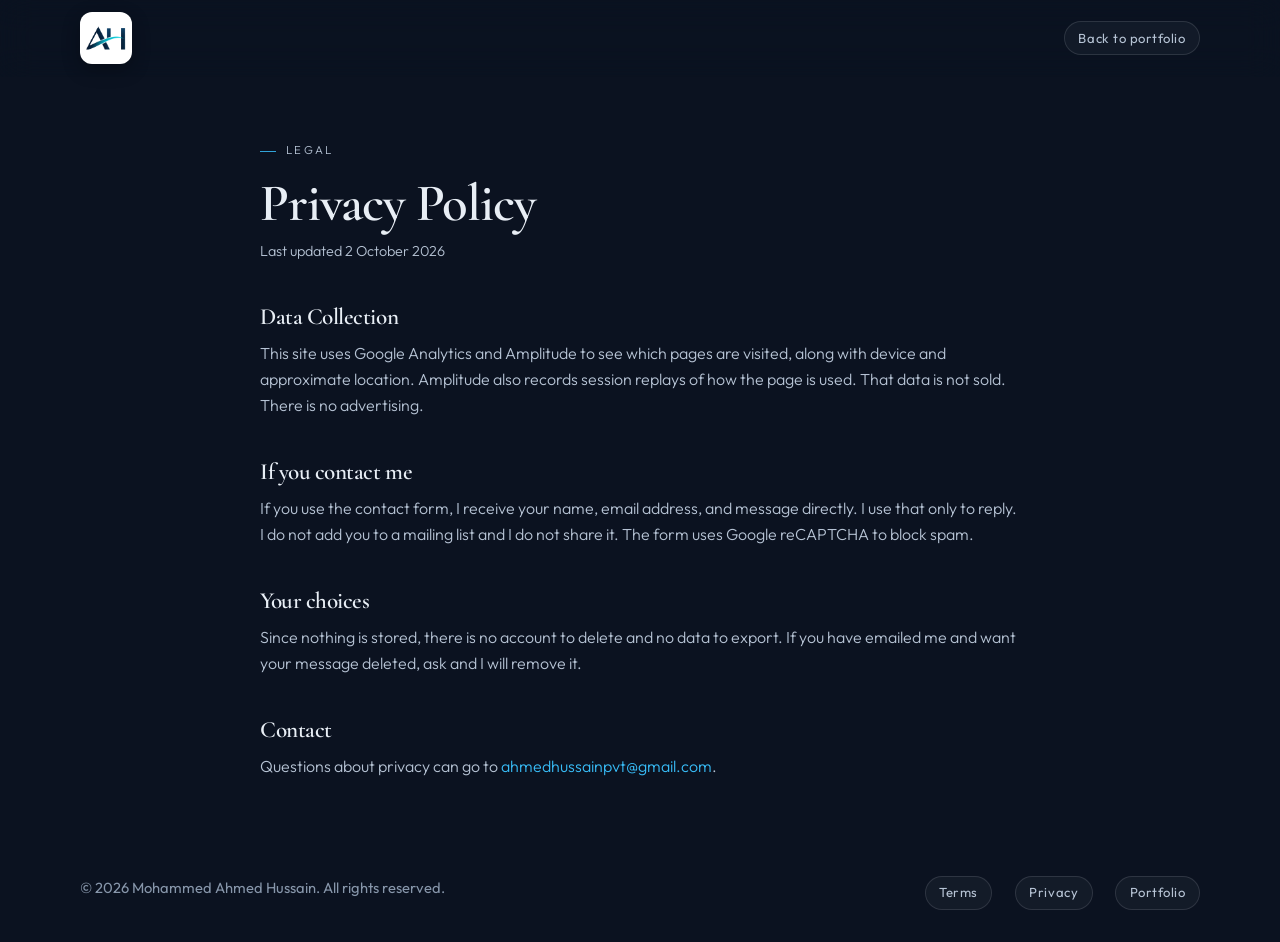
<file: privacy.html>
<!doctype html>
<html lang="en">
  <head>
    <!-- Google tag (gtag.js) -->
    <script async src="https://www.googletagmanager.com/gtag/js?id=G-C78PBK8JJK"></script>
    <script>
      window.dataLayer = window.dataLayer || [];
      function gtag(){dataLayer.push(arguments);}
      gtag('js', new Date());

      gtag('config', 'G-C78PBK8JJK');
    </script>
    <meta charset="utf-8" />
    <meta name="viewport" content="width=device-width, initial-scale=1" />
    <meta name="theme-color" content="#0b1220" />
    <title>Privacy Policy | Ahmed Hussain</title>
    <meta
      name="description"
      content="Privacy policy for ahmedhussain.in. Google Analytics and Amplitude measure site use, including session replay. The contact form is used only to reply."
    />
    <meta name="robots" content="index, follow" />
    <link rel="canonical" href="https://ahmedhussain.in/privacy" />
    <link rel="preconnect" href="https://fonts.googleapis.com" />
    <link rel="preconnect" href="https://fonts.gstatic.com" crossorigin />
    <link
      href="https://fonts.googleapis.com/css2?family=Cormorant+Garamond:ital,wght@0,500;0,600;0,700;1,500&family=Outfit:wght@300;400;500;600&display=swap"
      rel="stylesheet"
    />
    <link rel="icon" type="image/png" href="/assets/favicon.png?v=2" />
    <link rel="stylesheet" href="/styles.css?v=20260916m" />
    <script>
      if (/\/privacy\.html$/i.test(location.pathname)) {
        history.replaceState(null, "", "/privacy" + (location.search || ""));
      }
    </script>
    <script src="https://cdn.amplitude.com/script/274fb630382921c242c2f06b17bbec72.js"></script>
    <script>
      window.amplitude.add(window.sessionReplay.plugin({sampleRate: 1}));
      window.amplitude.init("274fb630382921c242c2f06b17bbec72", {
        fetchRemoteConfig: true,
        autocapture: true,
      });
    </script>
  </head>
  <body class="legal-page">
    <header class="site-header">
      <div class="nav-wrap">
        <a class="logo" href="/" aria-label="Ahmed Hussain home">
          <img src="/assets/logo.png" alt="AH logo" width="52" height="52" />
        </a>
        <a class="footer-link" href="/">Back to portfolio</a>
      </div>
    </header>

    <main class="legal" id="main">
      <p class="eyebrow">Legal</p>
      <h1>Privacy Policy</h1>
      <p class="legal-updated">Last updated 2 October 2026</p>

      <h2>Data Collection</h2>
      <p>
        This site uses Google Analytics and Amplitude to see which pages are
        visited, along with device and approximate location. Amplitude also
        records session replays of how the page is used. That data is not sold.
        There is no advertising.
      </p>

      <h2>If you contact me</h2>
      <p>
        If you use the contact form, I receive your name, email address, and
        message directly. I use that only to reply. I do not add you to a
        mailing list and I do not share it. The form uses Google reCAPTCHA
        to block spam.
      </p>

      <h2>Your choices</h2>
      <p>
        Since nothing is stored, there is no account to delete and no data to
        export. If you have emailed me and want your message deleted, ask and
        I will remove it.
      </p>

      <h2>Contact</h2>
      <p>
        Questions about privacy can go to
        <a href="mailto:ahmedhussainpvt@gmail.com">ahmedhussainpvt@gmail.com</a>.
      </p>
    </main>

    <footer class="site-footer">
      <p>© <span id="year">2026</span> Mohammed Ahmed Hussain. All rights reserved.</p>
      <div class="footer-links">
        <a class="footer-link" href="/terms">Terms</a>
        <a class="footer-link" href="/privacy">Privacy</a>
        <a class="footer-link" href="/">Portfolio</a>
      </div>
    </footer>

    <script>
      document.getElementById("year").textContent = new Date().getFullYear();
    </script>
  </body>
</html>
</file>
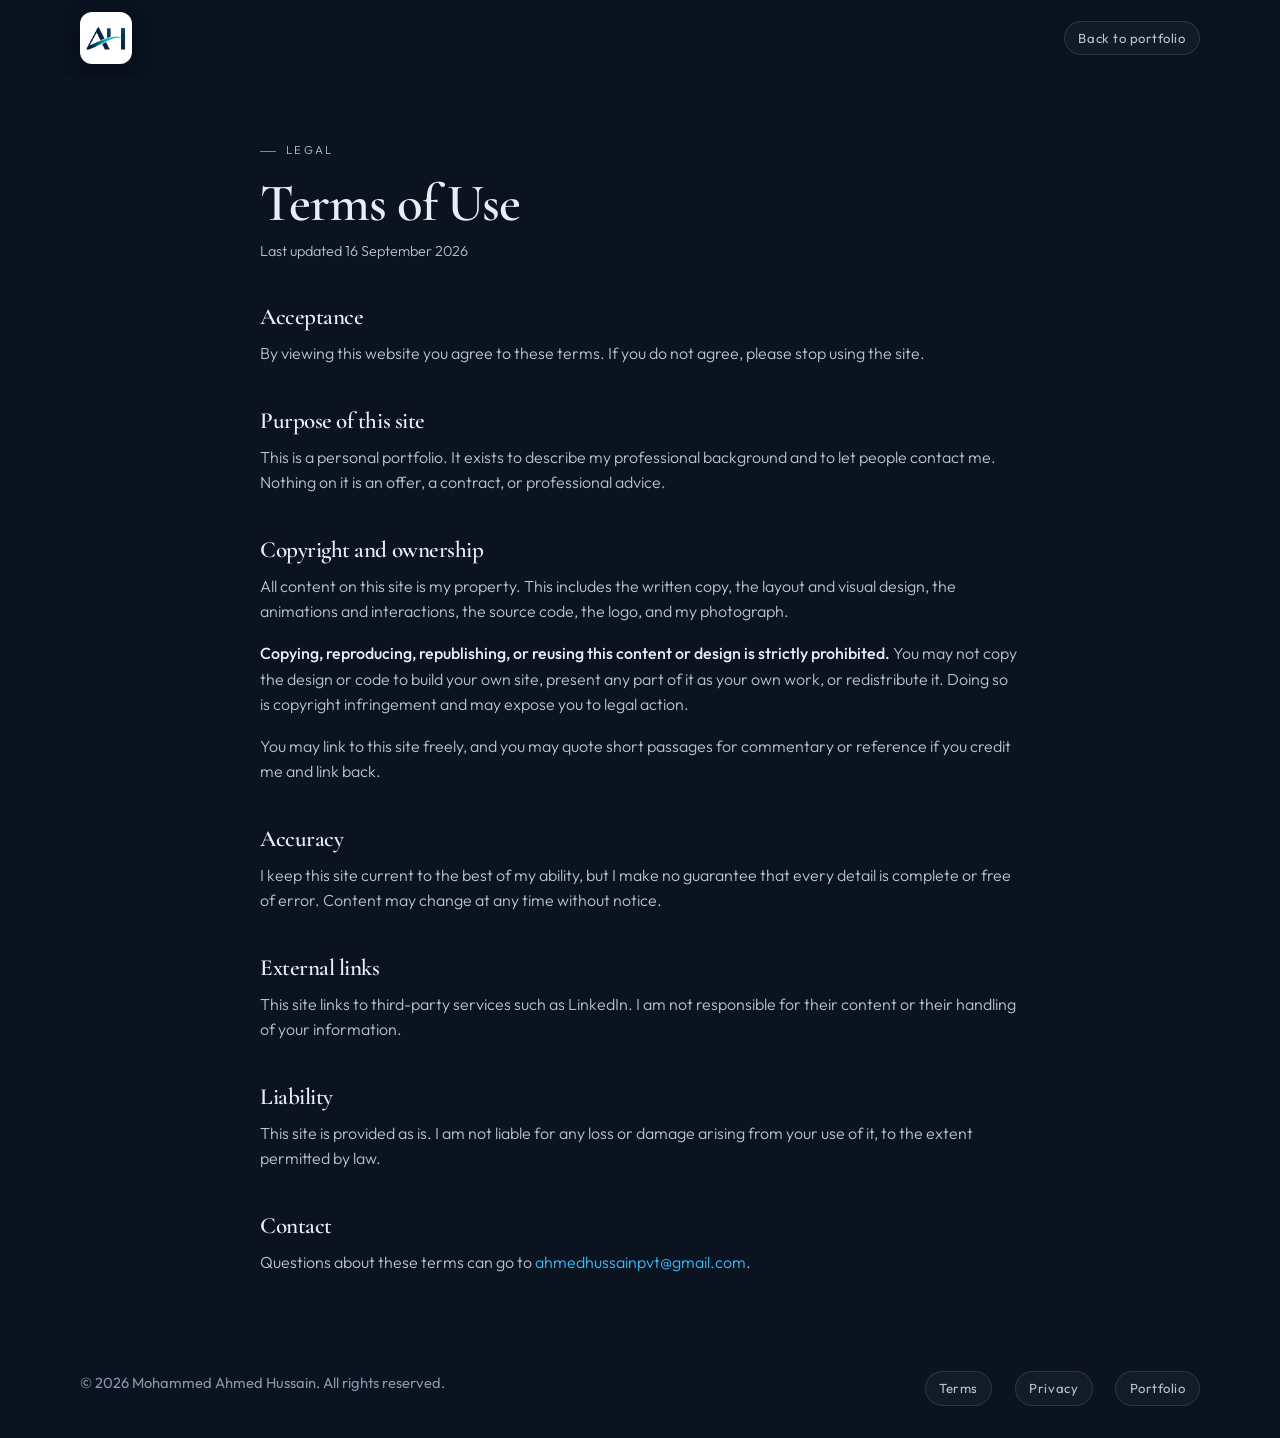
<file: terms.html>
<!doctype html>
<html lang="en">
  <head>
    <!-- Google tag (gtag.js) -->
    <script async src="https://www.googletagmanager.com/gtag/js?id=G-C78PBK8JJK"></script>
    <script>
      window.dataLayer = window.dataLayer || [];
      function gtag(){dataLayer.push(arguments);}
      gtag('js', new Date());

      gtag('config', 'G-C78PBK8JJK');
    </script>
    <meta charset="utf-8" />
    <meta name="viewport" content="width=device-width, initial-scale=1" />
    <meta name="theme-color" content="#0b1220" />
    <title>Terms of Use | Ahmed Hussain</title>
    <meta
      name="description"
      content="Terms of use for ahmedhussain.in, covering permitted use and copyright in the site's content and design."
    />
    <meta name="robots" content="index, follow" />
    <link rel="canonical" href="https://ahmedhussain.in/terms" />
    <link rel="preconnect" href="https://fonts.googleapis.com" />
    <link rel="preconnect" href="https://fonts.gstatic.com" crossorigin />
    <link
      href="https://fonts.googleapis.com/css2?family=Cormorant+Garamond:ital,wght@0,500;0,600;0,700;1,500&family=Outfit:wght@300;400;500;600&display=swap"
      rel="stylesheet"
    />
    <link rel="icon" type="image/png" href="/assets/favicon.png?v=2" />
    <link rel="stylesheet" href="/styles.css?v=20260916m" />
    <script>
      if (/\/terms\.html$/i.test(location.pathname)) {
        history.replaceState(null, "", "/terms" + (location.search || ""));
      }
    </script>
    <script src="https://cdn.amplitude.com/script/274fb630382921c242c2f06b17bbec72.js"></script>
    <script>
      window.amplitude.add(window.sessionReplay.plugin({sampleRate: 1}));
      window.amplitude.init("274fb630382921c242c2f06b17bbec72", {
        fetchRemoteConfig: true,
        autocapture: true,
      });
    </script>
  </head>
  <body class="legal-page">
    <header class="site-header">
      <div class="nav-wrap">
        <a class="logo" href="/" aria-label="Ahmed Hussain home">
          <img src="/assets/logo.png" alt="AH logo" width="52" height="52" />
        </a>
        <a class="footer-link" href="/">Back to portfolio</a>
      </div>
    </header>

    <main class="legal" id="main">
      <p class="eyebrow">Legal</p>
      <h1>Terms of Use</h1>
      <p class="legal-updated">Last updated 16 September 2026</p>

      <h2>Acceptance</h2>
      <p>
        By viewing this website you agree to these terms. If you do not agree,
        please stop using the site.
      </p>

      <h2>Purpose of this site</h2>
      <p>
        This is a personal portfolio. It exists to describe my professional
        background and to let people contact me. Nothing on it is an offer,
        a contract, or professional advice.
      </p>

      <h2>Copyright and ownership</h2>
      <p>
        All content on this site is my property. This includes the written
        copy, the layout and visual design, the animations and interactions,
        the source code, the logo, and my photograph.
      </p>
      <p>
        <strong>
          Copying, reproducing, republishing, or reusing this content or design
          is strictly prohibited.
        </strong>
        You may not copy the design or code to build your own site, present any
        part of it as your own work, or redistribute it. Doing so is copyright
        infringement and may expose you to legal action.
      </p>
      <p>
        You may link to this site freely, and you may quote short passages for
        commentary or reference if you credit me and link back.
      </p>

      <h2>Accuracy</h2>
      <p>
        I keep this site current to the best of my ability, but I make no
        guarantee that every detail is complete or free of error. Content may
        change at any time without notice.
      </p>

      <h2>External links</h2>
      <p>
        This site links to third-party services such as LinkedIn. I am not
        responsible for their content or their handling of your information.
      </p>

      <h2>Liability</h2>
      <p>
        This site is provided as is. I am not liable for any loss or damage
        arising from your use of it, to the extent permitted by law.
      </p>

      <h2>Contact</h2>
      <p>
        Questions about these terms can go to
        <a href="mailto:ahmedhussainpvt@gmail.com">ahmedhussainpvt@gmail.com</a>.
      </p>
    </main>

    <footer class="site-footer">
      <p>© <span id="year">2026</span> Mohammed Ahmed Hussain. All rights reserved.</p>
      <div class="footer-links">
        <a class="footer-link" href="/terms">Terms</a>
        <a class="footer-link" href="/privacy">Privacy</a>
        <a class="footer-link" href="/">Portfolio</a>
      </div>
    </footer>

    <script>
      document.getElementById("year").textContent = new Date().getFullYear();
    </script>
  </body>
</html>
</file>
<file: styles.css>
:root {
  --bg: #0b1220;
  --bg-deep: #151d2e;
  --ink: #e8eef5;
  --ink-soft: #b6c3d4;
  --muted: #8796aa;
  --line: rgba(232, 238, 245, 0.12);
  --teal: #38bdf8;
  --teal-deep: #7dd3fc;
  --amber: #67e8f9;
  --amber-soft: #164e63;
  --teal-rgb: 56, 189, 248;
  --amber-rgb: 103, 232, 249;
  --ink-rgb: 232, 238, 245;
  --aurora-1: #16324a;
  --aurora-2: #1a2740;
  --aurora-3: #122033;
  --white: #0f172a;
  --shadow: 0 24px 60px rgba(0, 0, 0, 0.35);
  --shadow-lift: 0 26px 54px rgba(0, 0, 0, 0.45);
  --radius: 28px;
  --max: 1120px;
  --ease: cubic-bezier(0.22, 0.68, 0.3, 1);
}

*,
*::before,
*::after {
  box-sizing: border-box;
}

html {
  scroll-behavior: smooth;
  scroll-padding-top: 88px;
}

html.lenis,
html.lenis body {
  height: auto;
}

html.lenis {
  scroll-behavior: auto;
}

body {
  margin: 0;
  position: relative;
  font-family: "Outfit", system-ui, sans-serif;
  color: var(--ink);
  background: var(--bg);
  line-height: 1.6;
  overflow-x: hidden;
}

img {
  max-width: 100%;
  display: block;
}

a {
  color: inherit;
  text-decoration: none;
}

h1,
h2,
h3 {
  font-family: "Cormorant Garamond", Georgia, serif;
  font-weight: 600;
  line-height: 1.08;
  letter-spacing: -0.02em;
  margin: 0;
}

p,
ul,
ol {
  margin: 0;
}

.sr-only {
  position: absolute;
  width: 1px;
  height: 1px;
  padding: 0;
  margin: -1px;
  overflow: hidden;
  clip: rect(0, 0, 0, 0);
  white-space: nowrap;
  border: 0;
}

.skip-link {
  position: absolute;
  left: 1rem;
  top: -4rem;
  background: var(--ink);
  color: var(--bg);
  padding: 0.6rem 1rem;
  z-index: 60;
}

.skip-link:focus {
  top: 1rem;
}

/* ---------- intro curtain ---------- */

.intro {
  position: fixed;
  inset: 0;
  z-index: 100;
  display: grid;
  place-items: center;
  background: var(--bg);
  pointer-events: none;
  animation: intro-out 0.7s var(--ease) 0.5s forwards;
}

.intro-mark {
  display: block;
  width: 64px;
  height: 64px;
  border-radius: 18px;
  overflow: hidden;
  box-shadow: 0 18px 40px rgba(var(--ink-rgb), 0.18);
  animation: intro-mark 1.15s var(--ease) both;
}

.intro-mark img {
  width: 100%;
  height: 100%;
  object-fit: cover;
}

@keyframes intro-out {
  to {
    opacity: 0;
    visibility: hidden;
  }
}

@keyframes intro-mark {
  0% {
    opacity: 0;
    transform: scale(0.8);
  }
  45% {
    opacity: 1;
    transform: scale(1);
  }
  100% {
    opacity: 0;
    transform: scale(1.08);
  }
}

/* ---------- ambient background ---------- */

.fx-canvas {
  position: fixed;
  inset: 0;
  pointer-events: none;
}

.fx-back {
  z-index: -1;
}

.fx-front {
  z-index: 55;
}

.aurora {
  position: fixed;
  inset: 0;
  z-index: -2;
  overflow: hidden;
  pointer-events: none;
  transform: translate3d(0, var(--aurora-y, 0px), 0);
  will-change: transform;
}

.blob {
  position: absolute;
  border-radius: 50%;
  filter: blur(70px);
  opacity: 0.55;
}

.blob-1 {
  width: 46vw;
  height: 46vw;
  top: -12vw;
  right: -8vw;
  background: radial-gradient(circle, var(--aurora-1) 0%, transparent 70%);
  animation: drift-1 22s ease-in-out infinite;
}

.blob-2 {
  width: 40vw;
  height: 40vw;
  top: 38vh;
  left: -12vw;
  background: radial-gradient(circle, var(--aurora-2) 0%, transparent 70%);
  animation: drift-2 27s ease-in-out infinite;
}

.blob-3 {
  width: 34vw;
  height: 34vw;
  bottom: -10vw;
  right: 12vw;
  background: radial-gradient(circle, var(--aurora-3) 0%, transparent 70%);
  animation: drift-3 31s ease-in-out infinite;
}

@keyframes drift-1 {
  50% {
    transform: translate3d(-4vw, 4vh, 0) scale(1.08);
  }
}

@keyframes drift-2 {
  50% {
    transform: translate3d(5vw, -5vh, 0) scale(1.12);
  }
}

@keyframes drift-3 {
  50% {
    transform: translate3d(-3vw, -4vh, 0) scale(1.06);
  }
}

/* Outline shapes parked in the page margins. The layer spans the document so
   they scroll past with the content, and clips so they can never widen it. */
.decor-layer {
  position: absolute;
  inset: 0;
  z-index: -1;
  overflow: hidden;
  pointer-events: none;
}

.deco {
  position: absolute;
  pointer-events: none;
  opacity: 0.5;
}

.deco-ring-1,
.deco-ring-2 {
  border: 1px solid rgba(var(--teal-rgb), 0.22);
  border-radius: 50%;
}

.deco-ring-1 {
  width: 190px;
  height: 190px;
  top: 14%;
  right: -60px;
  animation: deco-float-a 26s ease-in-out infinite;
}

.deco-ring-2 {
  width: 110px;
  height: 110px;
  top: 41%;
  left: -34px;
  animation: deco-float-b 31s ease-in-out infinite;
}

.deco-square {
  width: 120px;
  height: 120px;
  top: 63%;
  right: 3vw;
  border: 1px solid rgba(var(--amber-rgb), 0.16);
  border-radius: 28px;
  animation: deco-spin 44s linear infinite;
}

/* a thin plus mark, drawn from two crossed gradients */
.deco-cross {
  width: 46px;
  height: 46px;
  top: 84%;
  left: 5vw;
  background: linear-gradient(rgba(var(--teal-rgb), 0.3), rgba(var(--teal-rgb), 0.3))
      center / 1px 100% no-repeat,
    linear-gradient(rgba(var(--teal-rgb), 0.3), rgba(var(--teal-rgb), 0.3)) center /
      100% 1px no-repeat;
  animation: deco-float-b 19s ease-in-out infinite;
}

@keyframes deco-float-a {
  50% {
    transform: translate3d(-24px, 30px, 0) rotate(8deg);
  }
}

@keyframes deco-float-b {
  50% {
    transform: translate3d(20px, -26px, 0) rotate(-10deg);
  }
}

@keyframes deco-spin {
  to {
    transform: rotate(360deg);
  }
}

.grain {
  pointer-events: none;
  position: fixed;
  inset: 0;
  z-index: -1;
  opacity: 0.08;
  background-image: url("data:image/svg+xml,%3Csvg xmlns='http://www.w3.org/2000/svg' width='180' height='180'%3E%3Cfilter id='n'%3E%3CfeTurbulence type='fractalNoise' baseFrequency='.85' numOctaves='2' stitchTiles='stitch'/%3E%3C/filter%3E%3Crect width='180' height='180' filter='url(%23n)' opacity='.55'/%3E%3C/svg%3E");
}

.cursor-glow {
  position: fixed;
  top: 0;
  left: 0;
  width: 420px;
  height: 420px;
  margin: -210px 0 0 -210px;
  border-radius: 50%;
  pointer-events: none;
  z-index: 0;
  opacity: 0;
  background: radial-gradient(circle, rgba(var(--teal-rgb), 0.1) 0%, transparent 65%);
  transition: opacity 0.5s ease;
  will-change: transform;
}

.cursor-glow.is-on {
  opacity: 1;
}

/* warms up over anything interactive */
.cursor-glow.is-hot {
  background: radial-gradient(circle, rgba(var(--amber-rgb), 0.15) 0%, transparent 62%);
}

.scroll-progress {
  position: fixed;
  top: 0;
  left: 0;
  right: 0;
  height: 3px;
  z-index: 50;
  background: transparent;
}

.scroll-progress span {
  display: block;
  height: 100%;
  width: 0;
  background: linear-gradient(90deg, var(--teal), var(--amber));
  box-shadow: 0 0 12px rgba(var(--teal-rgb), 0.4);
}

/* Section jump: soft one-shot wash. No looping FX. */
.travel {
  position: fixed;
  inset: 0;
  z-index: 52;
  pointer-events: none;
  opacity: 0;
  visibility: hidden;
  overflow: hidden;
  background: transparent;
  transition: opacity 0.22s ease, visibility 0.22s ease;
}

html.is-traveling .travel {
  opacity: 1;
  visibility: visible;
  pointer-events: auto;
}

html.is-arriving .travel {
  opacity: 0;
  transition: opacity 0.28s ease;
}

.travel-wash {
  position: absolute;
  inset: 0;
  background: color-mix(in srgb, var(--bg) 78%, transparent);
  backdrop-filter: blur(10px) saturate(1.05);
  -webkit-backdrop-filter: blur(10px) saturate(1.05);
  pointer-events: none;
}

.travel-hud {
  position: absolute;
  left: 50%;
  top: 46%;
  transform: translate(-50%, -50%);
  display: grid;
  justify-items: center;
  gap: 0.35rem;
  width: min(480px, 86vw);
  text-align: center;
  pointer-events: none;
}

.travel-kicker {
  margin: 0;
  font-size: 0.72rem;
  font-weight: 600;
  letter-spacing: 0.28em;
  text-transform: uppercase;
  color: var(--teal);
}

.travel-label {
  margin: 0;
  font-family: "Cormorant Garamond", Georgia, serif;
  font-size: clamp(1.9rem, 5vw, 3.2rem);
  font-weight: 600;
  letter-spacing: -0.03em;
  line-height: 1.05;
  color: var(--ink);
}

html.is-traveling .travel-kicker {
  animation: travel-kicker-in 0.32s var(--ease) both;
}

html.is-traveling .travel-label {
  animation: travel-title-in 0.38s var(--ease) 0.04s both;
}

html.is-arriving .travel-kicker,
html.is-arriving .travel-label {
  animation: none;
  opacity: 0;
  transition: opacity 0.2s ease;
}

@keyframes travel-kicker-in {
  from {
    opacity: 0;
    transform: translateY(6px);
  }
  to {
    opacity: 1;
    transform: none;
  }
}

@keyframes travel-title-in {
  from {
    opacity: 0;
    transform: translateY(10px);
  }
  to {
    opacity: 1;
    transform: none;
  }
}

html.is-traveling main,
html.is-traveling .site-header {
  filter: none;
}

.site-header,
main,
.site-footer {
  position: relative;
  z-index: 1;
}

/* ---------- header ---------- */

.site-header {
  position: sticky;
  top: 0;
  z-index: 40;
  backdrop-filter: blur(16px);
  background: color-mix(in srgb, var(--bg) 72%, transparent);
  border-bottom: 1px solid transparent;
  transition: border-color 0.3s ease, background 0.3s ease,
    box-shadow 0.3s ease;
}

.site-header.scrolled {
  border-bottom-color: var(--line);
  background: color-mix(in srgb, var(--bg) 94%, transparent);
  box-shadow: 0 10px 30px rgba(var(--ink-rgb), 0.06);
}

.nav-wrap {
  width: min(var(--max), calc(100% - 2.5rem));
  margin: 0 auto;
  display: flex;
  align-items: center;
  justify-content: space-between;
  min-height: 76px;
  transition: min-height 0.3s ease;
}

.site-header.scrolled .nav-wrap {
  min-height: 66px;
}

.logo {
  display: inline-flex;
  align-items: center;
  line-height: 0;
  border-radius: 12px;
  overflow: hidden;
  background: #fff;
  box-shadow: 0 6px 18px rgba(0, 0, 0, 0.28);
  transition: transform 0.35s var(--ease), box-shadow 0.35s ease;
}

.logo img {
  width: 52px;
  height: 52px;
  display: block;
  object-fit: cover;
  transition: transform 0.4s var(--ease);
}

.logo:hover,
.logo:focus-visible {
  transform: translateY(-2px) rotate(-2deg);
  box-shadow: 0 14px 26px rgba(var(--ink-rgb), 0.18);
}

.logo:hover img {
  transform: scale(1.06);
}

.site-nav {
  display: flex;
  align-items: center;
  gap: 1.6rem;
  font-size: 0.92rem;
  font-weight: 500;
}

.site-nav a {
  position: relative;
  transition: color 0.25s ease;
}

.site-nav a:not(.nav-cta)::after {
  content: "";
  position: absolute;
  left: 0;
  bottom: -6px;
  width: 0;
  height: 1.5px;
  border-radius: 2px;
  background: linear-gradient(90deg, var(--teal), var(--amber));
  transition: width 0.3s var(--ease);
}

.site-nav a:not(.nav-cta):hover::after,
.site-nav a:not(.nav-cta):focus-visible::after,
.site-nav a:not(.nav-cta).active::after {
  width: 100%;
}

.site-nav a:not(.nav-cta).active {
  color: var(--teal-deep);
}

.nav-cta {
  background: var(--ink);
  color: var(--bg);
  padding: 0.55rem 1.1rem;
  border-radius: 999px;
  overflow: hidden;
  --tx: 0px;
  --ty: 0px;
  --stretch-x: 1;
  --stretch-y: 1;
  --pull-angle: 0deg;
  transform: translate3d(var(--tx), var(--ty), 0) rotate(var(--pull-angle))
    scale(var(--stretch-x), var(--stretch-y)) rotate(calc(var(--pull-angle) * -1));
  transition: background 0.3s ease, transform 0.25s var(--ease),
    box-shadow 0.3s ease;
}

.nav-cta:hover,
.nav-cta:focus-visible {
  background: var(--teal);
  box-shadow: 0 10px 22px rgba(var(--teal-rgb), 0.28), 0 0 22px var(--rim-glow);
}

.nav-toggle {
  display: none;
  width: 42px;
  height: 42px;
  border: 1px solid var(--line);
  background: transparent;
  border-radius: 999px;
  cursor: pointer;
  position: relative;
  transition: border-color 0.25s ease, background 0.25s ease;
}

.nav-toggle:hover {
  border-color: var(--ink);
  background: rgba(var(--ink-rgb), 0.06);
}

.nav-toggle .bar {
  position: absolute;
  left: 12px;
  right: 12px;
  height: 1.5px;
  background: var(--ink);
  transition: transform 0.3s var(--ease), top 0.3s var(--ease);
}

.nav-toggle .bar:nth-child(2) {
  top: 16px;
}

.nav-toggle .bar:nth-child(3) {
  top: 24px;
}

.nav-toggle[aria-expanded="true"] .bar:nth-child(2) {
  top: 20px;
  transform: rotate(45deg);
}

.nav-toggle[aria-expanded="true"] .bar:nth-child(3) {
  top: 20px;
  transform: rotate(-45deg);
}

/* ---------- buttons ---------- */

@property --angle {
  syntax: "<angle>";
  inherits: true;
  initial-value: 0deg;
}

.btn {
  position: relative;
  isolation: isolate;
  overflow: hidden;
  display: inline-flex;
  align-items: center;
  gap: 0.55rem;
  border: 0;
  cursor: pointer;
  font: inherit;
  font-weight: 500;
  border-radius: 999px;
  padding: 0.9rem 1.45rem;
  --tx: 0px;
  --ty: 0px;
  --stretch-x: 1;
  --stretch-y: 1;
  --pull-angle: 0deg;
  transform: translate3d(var(--tx), var(--ty), 0) rotate(var(--pull-angle))
    scale(var(--stretch-x), var(--stretch-y)) rotate(calc(var(--pull-angle) * -1));
  transition: transform 0.25s var(--ease), background 0.3s ease,
    color 0.3s ease, box-shadow 0.35s ease, border-color 0.3s ease;
}

.btn.is-pulling,
.nav-cta.is-pulling {
  transition: background 0.3s ease, color 0.3s ease, box-shadow 0.35s ease,
    border-color 0.3s ease;
  will-change: transform;
  z-index: 5;
}

.btn.is-snapping,
.nav-cta.is-snapping {
  transition: transform 0.55s cubic-bezier(0.2, 1.55, 0.35, 1), background 0.3s ease,
    color 0.3s ease, box-shadow 0.35s ease, border-color 0.3s ease;
}

.btn > span:not(.ripple),
.btn > svg {
  position: relative;
  z-index: 2;
}

/* Hover lights the whole button edge, with two bright hot spots that travel
   around it. Rim colours are per-button so they read on light and dark faces.
   script.js advances --angle, so the sweep runs even in browsers that cannot
   interpolate a registered custom property. */
.btn,
.nav-cta {
  --rim: rgba(255, 255, 255, 0.34);
  --rim-hot: rgba(255, 255, 255, 0.9);
  --rim-core: #ffffff;
  --rim-glow: rgba(255, 255, 255, 0.35);
}

.btn-ghost,
.linkedin-btn,
.contact-resume {
  --rim: rgba(255, 255, 255, 0.34);
  --rim-hot: rgba(255, 255, 255, 0.9);
  --rim-core: #ffffff;
  --rim-glow: rgba(255, 255, 255, 0.35);
}

.btn::before,
.nav-cta::before {
  content: "";
  position: absolute;
  inset: 0;
  z-index: 3;
  border-radius: inherit;
  padding: 3px;
  opacity: 0;
  pointer-events: none;
  background: conic-gradient(
    from var(--angle, 0deg),
    var(--rim) 0deg,
    var(--rim-hot) 32deg,
    var(--rim-core) 47deg,
    var(--rim-hot) 62deg,
    var(--rim) 96deg,
    var(--rim) 172deg,
    var(--rim-hot) 212deg,
    var(--rim-core) 227deg,
    var(--rim-hot) 242deg,
    var(--rim) 276deg,
    var(--rim) 360deg
  );
  -webkit-mask: linear-gradient(#000 0 0) content-box, linear-gradient(#000 0 0);
  -webkit-mask-composite: xor;
  mask: linear-gradient(#000 0 0) content-box, linear-gradient(#000 0 0);
  mask-composite: exclude;
  transition: opacity 0.2s ease;
}

.btn:hover::before,
.btn:focus-visible::before,
.btn.is-pressed::before,
.nav-cta:hover::before,
.nav-cta:focus-visible::before,
.nav-cta.is-pressed::before {
  opacity: 1;
}

.btn svg {
  width: 16px;
  height: 16px;
  transition: transform 0.35s var(--ease);
}

.btn:hover svg {
  transform: translate3d(2px, -2px, 0);
}

.btn::after {
  content: "";
  position: absolute;
  top: 0;
  bottom: 0;
  left: -130%;
  width: 55%;
  z-index: 1;
  transform: skewX(-18deg);
  background: linear-gradient(
    100deg,
    transparent,
    rgba(255, 255, 255, 0.4),
    transparent
  );
  transition: left 0.65s var(--ease);
}

.btn:hover::after,
.btn:focus-visible::after {
  left: 150%;
}

.btn-primary {
  background: var(--ink);
  color: var(--bg);
  box-shadow: 0 10px 24px rgba(var(--ink-rgb), 0.18);
}

.btn-primary:hover,
.btn-primary:focus-visible {
  background: var(--teal);
  box-shadow: 0 18px 34px rgba(var(--teal-rgb), 0.32), 0 0 30px var(--rim-glow);
}

.btn-ghost {
  background: rgba(var(--ink-rgb), 0.05);
  color: var(--ink);
  border: 1px solid var(--line);
}

.btn-ghost::after {
  background: linear-gradient(
    100deg,
    transparent,
    rgba(var(--ink-rgb), 0.07),
    transparent
  );
}

.btn-ghost:hover,
.btn-ghost:focus-visible {
  border-color: var(--ink);
  background: rgba(var(--ink-rgb), 0.1);
  box-shadow: 0 14px 28px rgba(var(--ink-rgb), 0.1), 0 0 26px var(--rim-glow);
}

.ripple {
  position: absolute;
  z-index: 1;
  border-radius: 50%;
  transform: scale(0);
  background: rgba(255, 255, 255, 0.35);
  animation: ripple 0.65s ease-out forwards;
  pointer-events: none;
}

.btn-ghost .ripple {
  background: rgba(var(--ink-rgb), 0.12);
}

@keyframes ripple {
  to {
    transform: scale(2.6);
    opacity: 0;
  }
}

/* ---------- hero ---------- */

.hero {
  position: relative;
  width: min(var(--max), calc(100% - 2.5rem));
  margin: 2.2rem auto 0;
  display: grid;
  grid-template-columns: 1.05fr 0.95fr;
  gap: 3.5rem;
  align-items: center;
  min-height: calc(100vh - 150px);
  padding-bottom: 4rem;
}

.badge[hidden] {
  display: none;
}

.badge {
  display: inline-flex;
  align-items: center;
  gap: 0.55rem;
  padding: 0.4rem 0.9rem;
  margin-bottom: 1.1rem;
  border: 1px solid var(--line);
  border-radius: 999px;
  background: rgba(var(--ink-rgb), 0.08);
  font-size: 0.8rem;
  color: var(--ink-soft);
  backdrop-filter: blur(6px);
}

.pulse {
  position: relative;
  width: 8px;
  height: 8px;
  border-radius: 50%;
  background: #3f9e6f;
  flex: 0 0 auto;
}

.pulse::after {
  content: "";
  position: absolute;
  inset: 0;
  border-radius: 50%;
  background: #3f9e6f;
  animation: ping 1.9s ease-out infinite;
}

@keyframes ping {
  from {
    transform: scale(1);
    opacity: 0.6;
  }
  to {
    transform: scale(3);
    opacity: 0;
  }
}

.eyebrow {
  color: var(--teal);
  text-transform: uppercase;
  letter-spacing: 0.18em;
  font-size: 0.72rem;
  font-weight: 600;
  margin-bottom: 1rem;
}

.hero-hello {
  margin: 0 0 0.15rem;
  font-family: "Cormorant Garamond", Georgia, serif;
  font-size: clamp(1.35rem, 2.4vw, 1.85rem);
  font-style: italic;
  font-weight: 500;
  color: var(--ink-soft);
  letter-spacing: -0.01em;
}

.hero-title {
  font-size: clamp(3.4rem, 7vw, 6.4rem);
  font-weight: 600;
}

.hero-title .line {
  display: block;
  overflow: hidden;
}

.hero-title .line span {
  display: block;
}

.role {
  margin-top: 0.85rem;
  font-size: 1.08rem;
  color: var(--ink-soft);
  max-width: 30rem;
  overflow-wrap: break-word;
}

.rotator {
  display: inline-block;
  color: var(--teal-deep);
  font-weight: 500;
  transition: opacity 0.35s ease, transform 0.35s var(--ease);
}

.rotator.is-swapping {
  opacity: 0;
  transform: translateY(-8px);
}

.lede {
  margin-top: 1.4rem;
  max-width: 36rem;
  font-size: 1.08rem;
  color: var(--ink-soft);
  font-weight: 300;
  overflow-wrap: anywhere;
}

.lede-support {
  margin-top: 0.85rem;
  font-size: 0.98rem;
  opacity: 0.92;
}

.hero-actions {
  display: flex;
  flex-wrap: wrap;
  gap: 0.8rem;
  margin-top: 2rem;
}

.hero-portrait {
  position: relative;
  isolation: isolate;
  padding: 18px;
}

.portrait-glow {
  position: absolute;
  inset: -8% -6%;
  z-index: -1;
  border-radius: 50%;
  filter: blur(46px);
  opacity: 0.75;
  background: radial-gradient(
    circle at 50% 40%,
    rgba(var(--teal-rgb), 0.22),
    transparent 70%
  );
  animation: breathe 9s ease-in-out infinite;
}

@keyframes breathe {
  50% {
    transform: scale(1.08);
    opacity: 0.95;
  }
}

.portrait-ring {
  position: absolute;
  inset: 4px;
  border: 1px dashed var(--amber-soft);
  border-radius: 42% 42% 28% 28% / 28% 28% 48% 48%;
  pointer-events: none;
  animation: ring-spin 38s linear infinite;
}

@keyframes ring-spin {
  to {
    transform: rotate(360deg);
  }
}

.portrait-frame {
  position: relative;
  border-radius: 42% 42% 28% 28% / 28% 28% 48% 48%;
  overflow: hidden;
  box-shadow: var(--shadow);
  background: #ccd6dc;
  aspect-ratio: 4 / 5;
  animation: float 7s ease-in-out infinite;
  transition: box-shadow 0.4s ease;
}

@keyframes float {
  50% {
    transform: translateY(-12px);
  }
}

.hero-portrait:hover .portrait-frame {
  box-shadow: 0 34px 70px rgba(var(--ink-rgb), 0.22);
}

.portrait-frame img {
  width: 100%;
  height: 100%;
  object-fit: cover;
  object-position: 50% 12%;
  transform: scale(1.04);
  transition: transform 0.9s var(--ease);
}

.hero-portrait:hover .portrait-frame img {
  transform: scale(1.09);
}

.portrait-shine {
  position: absolute;
  top: -60%;
  left: -70%;
  width: 55%;
  height: 220%;
  transform: rotate(18deg);
  background: linear-gradient(
    100deg,
    transparent,
    rgba(255, 255, 255, 0.35),
    transparent
  );
  transition: left 0.9s var(--ease);
  pointer-events: none;
}

.hero-portrait:hover .portrait-shine {
  left: 130%;
}

.scroll-cue {
  position: absolute;
  left: 50%;
  bottom: 0.4rem;
  transform: translateX(-50%);
  display: flex;
  align-items: center;
  gap: 0.6rem;
  color: var(--muted);
  font-size: 0.75rem;
  letter-spacing: 0.16em;
  text-transform: uppercase;
  transition: color 0.3s ease;
}

.scroll-cue:hover {
  color: var(--teal);
}

.scroll-cue-track {
  position: relative;
  width: 22px;
  height: 36px;
  border: 1px solid var(--line);
  border-radius: 999px;
  display: block;
}

.scroll-cue-dot {
  position: absolute;
  left: 50%;
  top: 7px;
  width: 4px;
  height: 4px;
  margin-left: -2px;
  border-radius: 50%;
  background: var(--teal);
  animation: cue 1.9s ease-in-out infinite;
}

@keyframes cue {
  50% {
    transform: translateY(16px);
    opacity: 0.35;
  }
}

/* ---------- stats ---------- */

.stats {
  width: min(var(--max), calc(100% - 2.5rem));
  margin: 0 auto;
  display: grid;
  grid-template-columns: repeat(4, 1fr);
  border-top: 1px solid var(--line);
  border-bottom: 1px solid var(--line);
}

.stats article {
  padding: 1.7rem 1.2rem;
  transition: background 0.35s ease;
}

.stats article + article {
  border-left: 1px solid var(--line);
}

.stats article:hover {
  background: rgba(var(--ink-rgb), 0.06);
}

.stats strong {
  display: block;
  font-family: "Cormorant Garamond", Georgia, serif;
  font-size: 2.4rem;
  font-weight: 600;
  line-height: 1;
  margin-bottom: 0.45rem;
  transition: color 0.3s ease, transform 0.35s var(--ease);
}

.stats article:hover strong {
  color: var(--teal);
  transform: translateY(-2px);
}

.stats span {
  color: var(--muted);
  font-size: 0.92rem;
}

/* ---------- marquee ---------- */

.marquee {
  margin-top: 3rem;
  padding: 1.05rem 0;
  overflow: hidden;
  border-top: 1px solid var(--line);
  border-bottom: 1px solid var(--line);
  -webkit-mask-image: linear-gradient(
    90deg,
    transparent,
    #000 12%,
    #000 88%,
    transparent
  );
  mask-image: linear-gradient(
    90deg,
    transparent,
    #000 12%,
    #000 88%,
    transparent
  );
}

.marquee-track {
  display: flex;
  align-items: center;
  gap: 1.6rem;
  width: max-content;
  animation: marquee 34s linear infinite;
  font-family: "Cormorant Garamond", Georgia, serif;
  font-size: 1.35rem;
  color: var(--teal-deep);
  opacity: 0.75;
  white-space: nowrap;
}

.marquee:hover .marquee-track {
  animation-play-state: paused;
}

@keyframes marquee {
  to {
    transform: translateX(-50%);
  }
}

/* ---------- sections ---------- */

.section {
  width: min(var(--max), calc(100% - 2.5rem));
  margin: 0 auto;
  padding: 6.5rem 0 0;
  scroll-margin-top: 88px;
}

/* Hairline seam with a lit centre dot, drawn outward as the section arrives.
   Both marks live in one pseudo-element so .section needs no positioning. */
.section::before {
  content: "";
  display: block;
  height: 9px;
  width: min(100%, 720px);
  margin: 0 auto 4.2rem;
  transition: transform 1.2s var(--ease), opacity 0.8s ease;
  background: linear-gradient(
        90deg,
        transparent,
        var(--line) 22%,
        var(--line) 78%,
        transparent
      )
      center / 100% 1px no-repeat,
    radial-gradient(circle, var(--teal) 0 2.5px, transparent 3px) center / 100% 100%
      no-repeat;
}

/* only hidden up front when scripting can draw it back in */
html.js .section::before {
  transform: scaleX(0.15);
  opacity: 0;
}

html.js .section.is-seamed::before {
  transform: scaleX(1);
  opacity: 1;
}

/* Blueprint patch: a faint measured grid, masked to a soft circle so it reads
   as texture in the margin rather than a panel with edges. */
.capability,
.approach {
  position: relative;
}

.capability::after,
.approach::after {
  content: "";
  position: absolute;
  z-index: -1;
  width: 330px;
  height: 330px;
  pointer-events: none;
  background-image: repeating-linear-gradient(
      90deg,
      rgba(var(--teal-rgb), 0.17) 0 1px,
      transparent 1px 46px
    ),
    repeating-linear-gradient(
      0deg,
      rgba(var(--teal-rgb), 0.17) 0 1px,
      transparent 1px 46px
    );
  -webkit-mask-image: radial-gradient(circle at 50% 50%, #000, transparent 68%);
  mask-image: radial-gradient(circle at 50% 50%, #000, transparent 68%);
}

.capability::after {
  top: 7rem;
  right: -70px;
}

.approach::after {
  bottom: -40px;
  left: -80px;
}

/* leading tick, pairing with the trailing rule below */
.eyebrow::before {
  content: "";
  display: inline-block;
  width: 16px;
  height: 1px;
  margin-right: 0.65rem;
  vertical-align: middle;
  background: var(--teal);
  opacity: 0.85;
}

.section-heading .eyebrow::after {
  content: "";
  display: inline-block;
  width: 0;
  height: 1px;
  margin-left: 0.7rem;
  vertical-align: middle;
  background: linear-gradient(90deg, var(--teal), transparent);
  transition: width 0.9s var(--ease) 0.25s;
}

.section-heading .eyebrow.is-visible::after {
  width: 64px;
}

.section-heading h2 {
  font-size: clamp(2.2rem, 4vw, 3.6rem);
  max-width: 14ch;
}

@supports (-webkit-background-clip: text) or (background-clip: text) {
  .section-heading h2 {
    background: linear-gradient(100deg, var(--ink) 20%, var(--teal) 100%);
    -webkit-background-clip: text;
    background-clip: text;
    color: transparent;
  }
}

.about-grid {
  margin-top: 2.6rem;
  display: grid;
  grid-template-columns: 0.85fr 1.15fr;
  gap: 3rem;
  align-items: start;
}

.about blockquote {
  position: relative;
  font-family: "Cormorant Garamond", Georgia, serif;
  font-size: clamp(1.7rem, 3vw, 2.35rem);
  font-style: italic;
  line-height: 1.25;
  color: var(--teal-deep);
  padding-left: 1.4rem;
}

.about blockquote::before {
  content: "";
  position: absolute;
  left: 0;
  top: 0.2rem;
  bottom: 0.2rem;
  width: 2px;
  border-radius: 2px;
  background: linear-gradient(var(--teal), transparent);
}

.about-copy p + p {
  margin-top: 1.1rem;
}

.about-copy {
  color: var(--ink-soft);
  font-size: 1.05rem;
  font-weight: 300;
}

/* ---------- timeline ---------- */

.timeline {
  list-style: none;
  padding: 0;
  margin: 3rem 0 0;
}

.timeline > li {
  position: relative;
  display: grid;
  grid-template-columns: 220px 1fr;
  gap: 2.5rem;
  padding: 2.2rem 0;
  border-top: 1px solid var(--line);
}

.timeline > li::after {
  content: "";
  position: absolute;
  left: 192px;
  top: 2.75rem;
  width: 9px;
  height: 9px;
  border-radius: 50%;
  background: var(--teal);
  box-shadow: 0 0 0 5px rgba(var(--teal-rgb), 0.12);
  transform: scale(0);
  transition: transform 0.5s var(--ease) 0.15s;
}

.timeline > li.is-visible::after {
  transform: scale(1);
}

.timeline > li:hover::after {
  background: var(--amber);
  box-shadow: 0 0 0 8px rgba(var(--amber-rgb), 0.16);
}

.when {
  display: flex;
  flex-direction: column;
  gap: 0.35rem;
  color: var(--muted);
  font-size: 0.92rem;
  padding-top: 0.35rem;
}

.when-range {
  color: var(--ink-soft);
  font-weight: 500;
}

.what h3 {
  font-size: 2rem;
  transition: color 0.3s ease;
}

.timeline > li:hover .what h3 {
  color: var(--teal-deep);
}

.org {
  color: var(--teal);
  font-weight: 500;
  margin: 0.35rem 0 0.9rem;
}

.role-label {
  margin: 1.1rem 0 0.55rem;
  color: var(--ink);
  font-weight: 500;
  font-size: 0.95rem;
}

.own-areas {
  margin-top: 1.4rem;
  padding-top: 1.1rem;
  border-top: 1px solid var(--line);
}

.own-areas h4 {
  margin: 0 0 0.45rem;
  font-family: "Outfit", system-ui, sans-serif;
  font-size: 0.78rem;
  font-weight: 500;
  letter-spacing: 0.12em;
  text-transform: uppercase;
  color: var(--muted);
}

.own-areas p {
  margin: 0;
  color: var(--teal-deep);
  font-weight: 500;
  max-width: none;
}

.work-details {
  margin-top: 0.85rem;
}

.work-details summary {
  cursor: pointer;
  list-style: none;
  display: inline-flex;
  align-items: center;
  gap: 0.35rem;
  color: var(--teal);
  font-size: 0.88rem;
  font-weight: 500;
  transition: color 0.25s ease;
}

.work-details summary::-webkit-details-marker {
  display: none;
}

.work-details summary::after {
  content: "→";
  transition: transform 0.25s var(--ease);
}

.work-details[open] summary::after {
  transform: rotate(90deg);
}

.work-details summary:hover,
.work-details summary:focus-visible {
  color: var(--teal-deep);
}

.work-details p {
  margin-top: 0.7rem;
  color: var(--ink-soft);
  font-weight: 300;
}

.what p {
  color: var(--ink-soft);
  max-width: 62ch;
}

.what ul {
  margin: 1rem 0 0;
  padding-left: 0;
  list-style: none;
  color: var(--ink-soft);
  display: grid;
  gap: 0.5rem;
}

.what ul li {
  position: relative;
  padding-left: 1.2rem;
  transition: transform 0.25s var(--ease), color 0.25s ease;
}

.what ul li::before {
  content: "";
  position: absolute;
  left: 0;
  top: 0.62em;
  width: 6px;
  height: 6px;
  border-radius: 50%;
  background: var(--amber);
  opacity: 0.6;
  transition: opacity 0.25s ease, background 0.25s ease, transform 0.25s ease;
}

.what ul li:hover {
  color: var(--ink);
  transform: translateX(4px);
}

.what ul li:hover::before {
  opacity: 1;
  background: var(--teal);
  transform: scale(1.2);
}

/* ---------- cards ---------- */

.skill-groups {
  margin-top: 2.8rem;
  display: grid;
  grid-template-columns: repeat(4, 1fr);
  gap: 1rem;
}

.achievement-grid {
  margin-top: 2.6rem;
  display: grid;
  grid-template-columns: repeat(auto-fit, minmax(220px, 1fr));
  gap: 1rem;
}

.leadership-grid,
.explore-grid {
  margin-top: 2.6rem;
  display: grid;
  grid-template-columns: repeat(2, 1fr);
  gap: 1rem;
}

.skill-groups article,
.achievement-grid article,
.leadership-grid article,
.explore-grid article,
.approach-steps li {
  background: rgba(var(--ink-rgb), 0.07);
  border: 1px solid var(--line);
  border-radius: 22px;
  transition: box-shadow 0.4s ease, border-color 0.4s ease,
    background 0.4s ease, transform 0.35s var(--ease);
}

/* Corner ticks, drawn as eight hairline slivers pinned to the four corners.
   They sit at low opacity and brighten with the card. */
.skill-groups article::before,
.achievement-grid article::before,
.leadership-grid article::before,
.explore-grid article::before,
.approach-steps li::before {
  content: "";
  position: absolute;
  inset: 11px;
  z-index: 1;
  pointer-events: none;
  opacity: 0.35;
  transition: opacity 0.4s ease;
  --tick: linear-gradient(rgba(var(--teal-rgb), 0.85), rgba(var(--teal-rgb), 0.85));
  background: var(--tick) top left / 13px 1px no-repeat,
    var(--tick) top left / 1px 13px no-repeat,
    var(--tick) top right / 13px 1px no-repeat,
    var(--tick) top right / 1px 13px no-repeat,
    var(--tick) bottom left / 13px 1px no-repeat,
    var(--tick) bottom left / 1px 13px no-repeat,
    var(--tick) bottom right / 13px 1px no-repeat,
    var(--tick) bottom right / 1px 13px no-repeat;
}

.skill-groups article:hover::before,
.achievement-grid article:hover::before,
.leadership-grid article:hover::before,
.explore-grid article:hover::before,
.approach-steps li:hover::before {
  opacity: 1;
}

.skill-groups article:hover,
.achievement-grid article:hover,
.leadership-grid article:hover,
.explore-grid article:hover,
.approach-steps li:hover {
  border-color: rgba(var(--teal-rgb), 0.45);
  background: color-mix(in srgb, var(--teal) 10%, var(--bg-deep));
  box-shadow: var(--shadow-lift);
}

.skill-groups article {
  padding: 1.5rem 1.35rem 1.3rem;
  min-height: 100%;
}

.achievement-grid article,
.leadership-grid article,
.explore-grid article {
  padding: 1.6rem 1.4rem;
}

.skill-groups h3,
.achievement-grid h3,
.leadership-grid h3,
.explore-grid h3 {
  font-size: 1.7rem;
  margin-bottom: 0.8rem;
}

.achievement-grid p,
.leadership-grid p,
.explore-grid p {
  color: var(--ink-soft);
  font-weight: 300;
}

.skill-groups ul {
  list-style: none;
  padding: 0;
  display: grid;
  gap: 0.55rem;
  color: var(--ink-soft);
  font-size: 0.96rem;
}

.skill-groups li {
  position: relative;
  padding-left: 1rem;
  transition: transform 0.25s var(--ease), color 0.25s ease;
}

.skill-groups li::before {
  content: "";
  position: absolute;
  left: 0;
  top: 0.62em;
  width: 5px;
  height: 5px;
  border-radius: 50%;
  background: var(--amber);
  opacity: 0.55;
  transition: opacity 0.25s ease, background 0.25s ease;
}

.skill-groups li:hover {
  color: var(--ink);
  transform: translateX(4px);
}

.skill-groups li:hover::before {
  opacity: 1;
  background: var(--teal);
}

/* ---------- approach ---------- */

.approach-steps {
  list-style: none;
  padding: 0;
  margin: 2.8rem 0 0;
  display: grid;
  gap: 1rem;
}

.approach-steps li {
  display: grid;
  grid-template-columns: 72px 1fr;
  gap: 1.2rem;
  align-items: start;
  padding: 1.5rem 1.4rem;
}

.step-num {
  font-family: "Cormorant Garamond", Georgia, serif;
  font-size: 2.1rem;
  color: var(--teal);
  line-height: 1;
  transition: transform 0.4s var(--ease), color 0.3s ease;
}

.approach-steps li:hover .step-num {
  transform: translateY(-3px) scale(1.12);
  color: var(--amber);
}

.approach-steps h3 {
  font-size: 1.6rem;
  margin-bottom: 0.45rem;
}

.approach-steps p {
  color: var(--ink-soft);
  font-weight: 300;
}

/* ---------- capabilities ---------- */

.capability-layout {
  display: grid;
  grid-template-columns: minmax(0, 0.85fr) minmax(0, 1.15fr);
  gap: clamp(2rem, 5vw, 4rem);
  align-items: start;
}

.capability-intro {
  position: sticky;
  top: 130px;
}

.capability-lede {
  margin-top: 1.3rem;
  max-width: 32ch;
  color: var(--muted);
  font-weight: 300;
}

.capability-list {
  list-style: none;
  padding: 0;
  margin: 0.4rem 0 0;
}

.capability-list > li {
  border-top: 1px solid var(--line);
  border-radius: 14px;
  transition: background 0.4s ease;
}

.capability-list > li:last-child {
  border-bottom: 1px solid var(--line);
}

.capability-head {
  font-size: inherit;
  letter-spacing: inherit;
}

.capability-toggle {
  width: 100%;
  display: grid;
  grid-template-columns: 2.9rem 1fr 1.4rem;
  align-items: baseline;
  gap: 0.9rem;
  padding: 1.45rem 1rem 1.45rem 0.9rem;
  border: 0;
  background: none;
  font: inherit;
  color: inherit;
  text-align: left;
  cursor: pointer;
}

.capability-num {
  font-size: 0.85rem;
  font-family: "Outfit", system-ui, sans-serif;
  font-weight: 400;
  letter-spacing: 0.14em;
  color: var(--muted);
  transition: color 0.3s ease;
}

.capability-name {
  font-size: clamp(1.4rem, 2.3vw, 2.05rem);
  line-height: 1.12;
  transition: transform 0.45s var(--ease), color 0.35s ease;
}

.capability-arrow {
  width: 19px;
  height: 19px;
  align-self: center;
  color: var(--teal);
  opacity: 0;
  transform: translate3d(-8px, 8px, 0);
  transition: opacity 0.35s ease, transform 0.45s var(--ease);
}

/* collapsed to a zero-height grid row, so it expands to whatever the copy needs */
.capability-body {
  display: grid;
  grid-template-rows: 0fr;
  opacity: 0;
  transition: grid-template-rows 0.45s var(--ease), opacity 0.3s ease;
}

/* padding waits until the row opens: it survives the clip and would otherwise
   leave every collapsed row carrying invisible height */
.capability-body > p {
  overflow: hidden;
  max-width: 54ch;
  padding: 0 1.5rem 0 4.7rem;
  color: var(--ink-soft);
  font-weight: 300;
  transition: padding-bottom 0.45s var(--ease);
}

.capability-list > li:hover,
.capability-list > li:focus-within,
.capability-list > li.is-open {
  background: rgba(var(--teal-rgb), 0.05);
}

.capability-list > li:hover .capability-body,
.capability-list > li:focus-within .capability-body,
.capability-list > li.is-open .capability-body {
  grid-template-rows: 1fr;
  opacity: 1;
}

.capability-list > li:hover .capability-body > p,
.capability-list > li:focus-within .capability-body > p,
.capability-list > li.is-open .capability-body > p {
  padding-bottom: 1.5rem;
}

.capability-list > li:hover .capability-name,
.capability-list > li:focus-within .capability-name,
.capability-list > li.is-open .capability-name {
  transform: translate3d(6px, 0, 0);
  color: var(--teal);
}

.capability-list > li:hover .capability-num,
.capability-list > li:focus-within .capability-num,
.capability-list > li.is-open .capability-num {
  color: var(--amber);
}

.capability-list > li:hover .capability-arrow,
.capability-list > li:focus-within .capability-arrow,
.capability-list > li.is-open .capability-arrow {
  opacity: 1;
  transform: none;
}

/* ---------- pitch ---------- */

.pitch-panel {
  position: relative;
  overflow: hidden;
  margin-top: 1rem;
  padding: clamp(2rem, 4vw, 3.2rem);
  border-radius: var(--radius);
  border: 1px solid rgba(var(--teal-rgb), 0.28);
  background: #10192b;
  box-shadow: var(--shadow);
  text-align: center;
}

.pitch-panel h2 {
  font-size: clamp(1.9rem, 3.4vw, 3rem);
  max-width: 24ch;
  margin: 0 auto;
  color: #f4f8fc;
  background: none;
  -webkit-background-clip: border-box;
  background-clip: border-box;
}

.pitch-panel p {
  max-width: 48ch;
  margin: 1rem auto 1.8rem;
  color: var(--ink-soft);
  font-weight: 300;
}

.pitch-panel p strong {
  color: var(--ink);
  font-weight: 500;
}

/* ---------- education ---------- */

.edu-card + .edu-card {
  margin-top: 1rem;
}

.edu-card {
  position: relative;
  overflow: hidden;
  margin-top: 2.4rem;
  display: flex;
  justify-content: space-between;
  align-items: center;
  gap: 1.5rem;
  padding: 1.8rem 1.6rem;
  background: var(--white);
  border: 1px solid var(--line);
  border-radius: var(--radius);
  box-shadow: var(--shadow);
  transition: box-shadow 0.4s ease, border-color 0.4s ease;
}

.edu-card:hover {
  border-color: rgba(var(--teal-rgb), 0.28);
  box-shadow: var(--shadow-lift);
}

.edu-card h3 {
  font-size: 2rem;
}

.edu-card p,
.edu-card .edu-tag {
  color: var(--muted);
}

.edu-tag {
  padding: 0.45rem 0.9rem;
  border: 1px solid var(--line);
  border-radius: 999px;
  font-size: 0.88rem;
  white-space: nowrap;
  transition: border-color 0.3s ease, color 0.3s ease;
}

.edu-card:hover .edu-tag {
  border-color: var(--teal);
  color: var(--teal);
}

.edu-dates {
  margin-top: 0.35rem;
  font-size: 0.92rem;
}

.lang-row {
  margin-top: 1.4rem;
  display: flex;
  flex-wrap: wrap;
  gap: 0.8rem 1.4rem;
  color: var(--ink-soft);
  font-size: 0.96rem;
}

.lang-row span {
  padding: 0.35rem 0.85rem;
  border: 1px solid var(--line);
  border-radius: 999px;
  background: rgba(var(--ink-rgb), 0.06);
  transition: transform 0.25s var(--ease), border-color 0.25s ease;
}

.lang-row span:hover {
  transform: translateY(-2px);
  border-color: var(--teal);
}

.lang-row strong {
  color: var(--ink);
  font-weight: 500;
  margin-right: 0.35rem;
}

/* ---------- contact ---------- */

.contact {
  padding-bottom: 5rem;
}

.contact-panel {
  position: relative;
  overflow: hidden;
  isolation: isolate;
  background: var(--bg-deep);
  color: var(--ink);
  border: 1px solid var(--line);
  border-radius: 36px;
  padding: clamp(2rem, 5vw, 4.2rem);
  box-shadow: var(--shadow);
}

.contact-panel::before,
.contact-panel::after {
  content: "";
  position: absolute;
  z-index: 0;
  border-radius: 50%;
  filter: blur(40px);
  pointer-events: none;
}

.contact-panel::before {
  width: 62%;
  height: 120%;
  top: -35%;
  left: -12%;
  background: radial-gradient(circle, rgba(var(--teal-rgb), 0.22), transparent 65%);
  animation: panel-drift-a 19s ease-in-out infinite;
}

.contact-panel::after {
  width: 58%;
  height: 115%;
  bottom: -35%;
  right: -10%;
  background: radial-gradient(circle, rgba(var(--amber-rgb), 0.14), transparent 65%);
  animation: panel-drift-b 24s ease-in-out infinite;
}

@keyframes panel-drift-a {
  50% {
    transform: translate3d(14%, 8%, 0) scale(1.14);
  }
}

@keyframes panel-drift-b {
  50% {
    transform: translate3d(-12%, -10%, 0) scale(1.12);
  }
}

.contact-panel > * {
  position: relative;
  z-index: 1;
}

.contact-panel .eyebrow {
  color: var(--teal);
}

.contact-panel h2 {
  font-size: clamp(2.6rem, 6vw, 5rem);
  color: var(--ink);
}

.contact-copy {
  max-width: 42rem;
  margin: 1rem 0 1.8rem;
  color: var(--ink-soft);
  font-weight: 300;
}

.email-link {
  position: relative;
  display: inline-block;
  font-family: "Cormorant Garamond", Georgia, serif;
  font-size: clamp(1.5rem, 4vw, 2.5rem);
  color: var(--ink);
  padding-bottom: 0.2rem;
  transition: color 0.3s ease;
}

.email-link::after {
  content: "";
  position: absolute;
  left: 0;
  right: 0;
  bottom: 0;
  height: 1px;
  background: rgba(var(--ink-rgb), 0.28);
  transform-origin: left;
  transition: transform 0.45s var(--ease), background 0.3s ease;
}

.email-link:hover,
.email-link:focus-visible {
  color: var(--teal);
}

.email-link:hover::after {
  background: var(--teal);
  transform: scaleX(1.02);
}

.alt-email {
  margin: 0.9rem 0 0;
  color: var(--muted);
  font-size: 0.95rem;
}

.alt-email + .alt-email {
  margin-top: 0.45rem;
}

.alt-email a {
  color: var(--ink);
  border-bottom: 1px solid rgba(var(--ink-rgb), 0.28);
  transition: border-color 0.3s ease, color 0.3s ease;
}

.alt-email a:hover {
  color: var(--teal);
  border-color: var(--teal);
}

.contact-actions {
  display: flex;
  flex-wrap: wrap;
  gap: 0.8rem;
  margin: 1.5rem 0 0;
}

.linkedin-btn {
  background: var(--ink);
  color: var(--bg);
}

.linkedin-btn:hover,
.linkedin-btn:focus-visible {
  background: var(--teal);
  color: var(--bg);
  box-shadow: 0 18px 34px rgba(var(--teal-rgb), 0.28), 0 0 28px var(--rim-glow);
}

.contact-resume {
  background: transparent;
  border: 1px solid rgba(var(--ink-rgb), 0.28);
  color: var(--ink);
}

.contact-resume:hover,
.contact-resume:focus-visible {
  border-color: var(--ink);
  background: rgba(var(--ink-rgb), 0.08);
  color: var(--ink);
  box-shadow: 0 0 26px var(--rim-glow);
}

.contact-form {
  margin-top: 2.4rem;
  display: grid;
  grid-template-columns: 1fr 1fr;
  gap: 1rem 1.2rem;
  max-width: 760px;
}

.contact-form label {
  display: grid;
  gap: 0.45rem;
  font-size: 0.86rem;
  letter-spacing: 0.04em;
  text-transform: uppercase;
  color: var(--muted);
}

.contact-form .full,
.contact-form button {
  grid-column: 1 / -1;
}

.recaptcha-wrap {
  min-height: 78px;
}

.recaptcha-wrap[hidden] {
  display: none;
}

.contact-form input,
.contact-form textarea {
  width: 100%;
  border: 1px solid rgba(var(--ink-rgb), 0.22);
  background: rgba(0, 0, 0, 0.28);
  color: var(--ink);
  border-radius: 14px;
  padding: 0.9rem 1rem;
  font: inherit;
  text-transform: none;
  letter-spacing: 0;
  transition: border-color 0.3s ease, background 0.3s ease,
    box-shadow 0.3s ease;
}

.contact-form input::placeholder,
.contact-form textarea::placeholder {
  color: var(--muted);
}

.contact-form input:hover,
.contact-form textarea:hover {
  border-color: rgba(var(--ink-rgb), 0.4);
}

.contact-form input:focus,
.contact-form textarea:focus {
  outline: none;
  border-color: var(--teal);
  background: rgba(0, 0, 0, 0.38);
  box-shadow: 0 0 0 3px rgba(var(--teal-rgb), 0.22);
}

.contact-form button {
  justify-self: start;
  margin-top: 0.4rem;
}

.submit-btn {
  min-width: 190px;
  justify-content: center;
  background: var(--teal);
  color: var(--bg);
}

.submit-btn:hover,
.submit-btn:focus-visible {
  background: var(--teal-deep);
  color: var(--bg);
}

.btn-spinner,
.btn-check {
  display: none;
}

.btn-spinner {
  width: 16px;
  height: 16px;
  border-radius: 50%;
  border: 2px solid rgba(11, 18, 32, 0.35);
  border-top-color: var(--bg);
  animation: spin 0.7s linear infinite;
}

.submit-btn.is-loading .btn-spinner {
  display: block;
}

.btn-check {
  width: 18px;
  height: 18px;
}

.submit-btn.is-sent {
  background: #2f7f5c;
  animation: pop 0.5s var(--ease);
}

.submit-btn.is-sent .btn-check {
  display: block;
}

.submit-btn.is-sent .btn-check path {
  stroke-dasharray: 26;
  stroke-dashoffset: 26;
  animation: draw-check 0.5s var(--ease) 0.1s forwards;
}

@keyframes spin {
  to {
    transform: rotate(360deg);
  }
}

@keyframes pop {
  40% {
    transform: scale(1.06);
  }
}

@keyframes draw-check {
  to {
    stroke-dashoffset: 0;
  }
}

.form-status {
  grid-column: 1 / -1;
  margin: 0.2rem 0 0;
  min-height: 1.4em;
  font-size: 0.95rem;
  color: var(--muted);
  opacity: 0;
  transform: translateY(6px);
  transition: opacity 0.4s var(--ease), transform 0.4s var(--ease);
}

.form-status.is-shown {
  opacity: 1;
  transform: none;
}

.form-status.is-success {
  color: #b7d7c5;
}

.form-status.is-error {
  color: #f0c9a8;
}

.contact-form button:disabled {
  opacity: 0.45;
  cursor: not-allowed;
  pointer-events: none;
}

/* ---------- footer and back to top ---------- */

.site-footer {
  width: min(var(--max), calc(100% - 2.5rem));
  margin: 0 auto 2rem;
  display: flex;
  justify-content: space-between;
  gap: 1rem;
  color: var(--muted);
  font-size: 0.92rem;
}

/* ---------- legal pages ---------- */

.legal {
  width: min(760px, calc(100% - 2.5rem));
  margin: 0 auto;
  padding: 4rem 0 5rem;
}

.legal h1 {
  font-size: clamp(2.3rem, 5vw, 3.3rem);
  margin: 0 0 0.5rem;
}

.legal-updated {
  margin: 0 0 3rem;
  color: var(--muted);
  font-size: 0.9rem;
}

.legal h2 {
  margin: 2.6rem 0 0.7rem;
  font-size: 1.45rem;
}

.legal p {
  margin: 0 0 1rem;
  color: var(--ink-soft);
  font-weight: 300;
}

.legal p strong {
  color: var(--ink);
  font-weight: 500;
}

.legal a {
  color: var(--teal);
}

.legal-page .nav-wrap {
  display: flex;
  align-items: center;
  justify-content: space-between;
}

.footer-links {
  display: flex;
  align-items: center;
  gap: 1.4rem;
  flex-wrap: wrap;
}

.footer-link {
  display: inline-flex;
  align-items: center;
  justify-content: center;
  padding: 0.35rem 0.85rem;
  border: 1px solid var(--line);
  border-radius: 999px;
  color: var(--ink-soft);
  text-decoration: none;
  font-size: 0.82rem;
  letter-spacing: 0.04em;
  background: rgba(var(--ink-rgb), 0.04);
  transition: color 0.25s ease, border-color 0.25s ease, background 0.25s ease;
}

.footer-link:hover,
.footer-link:focus-visible {
  color: var(--ink);
  border-color: rgba(var(--teal-rgb), 0.55);
  background: rgba(var(--teal-rgb), 0.12);
}

.back-to-top-link {
  border: 0;
  background: transparent;
  color: var(--muted);
  font: inherit;
  cursor: pointer;
  padding: 0;
  text-decoration: underline;
  text-underline-offset: 3px;
  transition: color 0.25s ease;
}

.back-to-top-link:hover,
.back-to-top-link:focus-visible {
  color: var(--ink);
}

.back-to-top {
  position: fixed;
  right: 1.2rem;
  bottom: 1.4rem;
  z-index: 45;
  width: 50px;
  height: 50px;
  padding: 0;
  border: 0;
  border-radius: 999px;
  background: var(--ink);
  color: var(--bg);
  font-size: 1.15rem;
  line-height: 1;
  cursor: pointer;
  display: grid;
  place-items: center;
  opacity: 0;
  visibility: hidden;
  pointer-events: none;
  box-shadow: 0 12px 26px rgba(var(--ink-rgb), 0.24);
  transform: translate3d(0, 18px, 0) scale(0.92);
  transition: opacity 0.45s ease, visibility 0.45s ease, transform 0.45s var(--ease),
    background 0.3s ease, box-shadow 0.3s ease;
}

.back-to-top.is-stuck {
  opacity: 1;
  visibility: visible;
  pointer-events: auto;
  transform: none;
}

.back-to-top::before {
  content: "";
  position: absolute;
  inset: -5px;
  border-radius: 999px;
  background: conic-gradient(
    var(--amber) calc(var(--p, 0) * 1%),
    rgba(var(--ink-rgb), 0.15) 0
  );
  -webkit-mask: radial-gradient(
    farthest-side,
    transparent calc(100% - 3px),
    #000 calc(100% - 3px)
  );
  mask: radial-gradient(
    farthest-side,
    transparent calc(100% - 3px),
    #000 calc(100% - 3px)
  );
  z-index: 0;
  pointer-events: none;
}

.back-to-top:hover,
.back-to-top:focus-visible {
  background: var(--teal);
  box-shadow: 0 16px 30px rgba(var(--teal-rgb), 0.32);
}

/* ---------- split headings ---------- */

/* Each word sits in a hard clip. The rise transform lives on a middle wrapper
   so background-clip:text on .word cannot paint outside the mask (Chromium
   otherwise lets gradient text bleed into neighbouring words mid-animation). */
/* overflow:hidden, not clip: .rise used to carry will-change, and Chromium
   does not reliably clip a promoted layer with `clip`, which left a ghost of
   the first word painted above the finished heading. */
.section-heading h2 .w {
  display: inline-block;
  overflow: hidden;
  vertical-align: bottom;
  padding-bottom: 0.08em;
  margin-bottom: -0.08em;
}

.section-heading h2 .rise {
  display: inline-block;
}

.section-heading h2 .word {
  display: inline-block;
  background-image: linear-gradient(100deg, var(--ink) 20%, var(--teal) 100%);
  background-repeat: no-repeat;
  background-size: var(--hw, 100%) 100%;
  background-position: calc(var(--wx, 0px) * -1) 0;
  -webkit-background-clip: text;
  background-clip: text;
  color: transparent;
}

html.js .section-heading h2.is-split,
html.js .section-heading h2.is-split.is-visible {
  opacity: 1 !important;
  transform: none !important;
  filter: none !important;
  will-change: auto;
  /* drop the parent gradient mask: it paints a second copy of the first word
     above the clipped spans while they rise into place */
  background: none;
  -webkit-background-clip: border-box;
  background-clip: border-box;
  color: var(--ink);
}

html.js .section-heading h2.is-split .rise {
  transform: translate3d(0, 110%, 0);
  transition: transform 0.7s var(--ease);
  transition-delay: var(--wd, 0ms);
}

html.js .section-heading h2.is-split.is-visible .rise {
  transform: none;
}

/* ---------- nav letter flip ---------- */

.site-nav a:not(.nav-cta) .fchar {
  position: relative;
  display: inline-block;
  overflow: hidden;
  vertical-align: bottom;
  padding-bottom: 0.16em;
  margin-bottom: -0.16em;
}

.site-nav a:not(.nav-cta) .fchar span {
  display: inline-block;
  transition: transform 0.45s var(--ease);
  transition-delay: calc(var(--i, 0) * 20ms);
}

.site-nav a:not(.nav-cta) .fchar span + span {
  position: absolute;
  left: 0;
  top: 0;
  transform: translate3d(0, 106%, 0);
  color: var(--teal);
}

.site-nav a:not(.nav-cta):hover .fchar span:first-child,
.site-nav a:not(.nav-cta):focus-visible .fchar span:first-child {
  transform: translate3d(0, -106%, 0);
}

.site-nav a:not(.nav-cta):hover .fchar span + span,
.site-nav a:not(.nav-cta):focus-visible .fchar span + span {
  transform: none;
}

/* ---------- timeline rail ---------- */

.timeline {
  position: relative;
}

.timeline::before,
.timeline::after {
  content: "";
  position: absolute;
  left: 196px;
  top: 0.8rem;
  bottom: 0.8rem;
  width: 1px;
}

.timeline::before {
  background: var(--line);
}

/* fills as you scroll the list, so the rail draws itself */
.timeline::after {
  background: linear-gradient(var(--teal), var(--amber));
  transform: scaleY(var(--tp, 0));
  transform-origin: top center;
  box-shadow: 0 0 10px rgba(var(--teal-rgb), 0.35);
}

/* ---------- marquee (script driven) ---------- */

.marquee.is-live .marquee-track {
  animation: none;
  will-change: transform;
}

/* ---------- reveal system ---------- */

html.js [data-reveal] {
  opacity: 0;
  transform: translate3d(0, 28px, 0) scale(0.985);
  filter: blur(6px);
  transition:
    opacity 0.8s var(--ease),
    transform 0.8s var(--ease),
    filter 0.8s var(--ease);
  transition-delay: var(--d, 0ms);
  will-change: opacity, transform, filter;
}

html.js [data-reveal].is-visible {
  opacity: 1;
  transform: none;
  filter: blur(0);
}

html.js [data-reveal="mask"] {
  opacity: 1;
  filter: none;
  transform: translate3d(0, 105%, 0);
  transition: transform 0.95s var(--ease);
  transition-delay: var(--d, 0ms);
}

html.js [data-reveal="mask"].is-visible {
  transform: none;
}

html.js [data-tilt].is-visible {
  filter: none;
  transform: perspective(900px) translate3d(0, var(--pty, 0px), 0)
    rotateX(var(--rx, 0deg)) rotateY(var(--ry, 0deg));
  transition: transform 0.4s var(--ease), opacity 0.8s var(--ease),
    filter 0.8s var(--ease), box-shadow 0.4s ease, border-color 0.4s ease,
    background 0.4s ease;
}

[data-spotlight] {
  position: relative;
  overflow: hidden;
}

[data-spotlight] > * {
  position: relative;
  z-index: 1;
}

[data-spotlight]::after {
  content: "";
  position: absolute;
  inset: 0;
  z-index: 0;
  opacity: 0;
  pointer-events: none;
  background: radial-gradient(
    240px circle at var(--sx, 50%) var(--sy, 50%),
    rgba(var(--teal-rgb), 0.045),
    transparent 68%
  );
  transition: opacity 0.35s ease;
}

[data-spotlight]:hover::after {
  opacity: 1;
}

.contact-panel [data-spotlight]::after,
.pitch-panel::after {
  background: radial-gradient(
    260px circle at var(--sx, 50%) var(--sy, 50%),
    rgba(var(--teal-rgb), 0.06),
    transparent 68%
  );
}

/* ---------- responsive ---------- */

/* nothing to hover on a touch screen, so every row reads as open */
@media (hover: none) {
  .capability-body {
    grid-template-rows: 1fr;
    opacity: 1;
  }

  .capability-body > p {
    padding-bottom: 1.5rem;
  }

  .capability-arrow {
    display: none;
  }

  .capability-toggle {
    cursor: default;
  }
}

@media (max-width: 980px) {
  .hero,
  .about-grid,
  .timeline > li,
  .skill-groups,
  .achievement-grid,
  .leadership-grid,
  .explore-grid {
    grid-template-columns: 1fr;
  }

  .stats {
    grid-template-columns: 1fr 1fr;
  }

  .stats article:nth-child(odd) {
    border-left: 0;
  }

  .stats article:nth-child(2),
  .stats article:nth-child(4) {
    border-left: 1px solid var(--line);
  }

  .hero {
    min-height: auto;
    padding-top: 1.5rem;
    padding-bottom: 2rem;
    gap: 2rem;
  }

  .hero-copy {
    min-width: 0;
  }

  .role,
  .lede {
    max-width: 100%;
  }

  /* the ring and glow are positioned against this wrapper, so it has to match
     the frame's cap or they orbit far wider than the photo */
  .hero-portrait {
    max-width: 420px;
    margin: 0 auto;
  }

  .portrait-frame {
    max-width: 420px;
    margin: 0 auto;
  }

  /* the blurred glow is wider than the frame and was pushing the page sideways */
  .portrait-glow {
    inset: -6% 0;
  }

  .scroll-cue {
    display: none;
  }

  .timeline > li::after,
  .timeline::before,
  .timeline::after {
    display: none;
  }

  .approach-steps li {
    grid-template-columns: 56px 1fr;
  }

  .capability-layout {
    grid-template-columns: 1fr;
    gap: 1.6rem;
  }

  .capability-intro {
    position: static;
  }

  .capability-lede {
    max-width: 52ch;
  }

  .nav-toggle {
    display: block;
  }

  .site-nav {
    position: absolute;
    top: 76px;
    left: 0;
    right: 0;
    z-index: 42;
    display: none;
    flex-direction: column;
    align-items: flex-start;
    gap: 1.1rem;
    padding: 1.2rem 1.25rem 1.5rem;
    background: var(--bg);
    border-bottom: 1px solid var(--line);
    font-size: 0.95rem;
  }

  .site-nav.open {
    display: flex;
    min-height: calc(100dvh - 76px);
    animation: nav-in 0.35s var(--ease);
  }

  @keyframes nav-in {
    from {
      opacity: 0;
      transform: translateY(-10px);
    }
  }

  .cursor-glow {
    display: none;
  }

  html.js [data-reveal] {
    transform: translate3d(0, 16px, 0) scale(0.992);
    filter: blur(3px);
  }
}

@media (max-width: 760px) {
  .stats,
  .contact-form {
    grid-template-columns: 1fr;
  }

  .stats article + article,
  .stats article:nth-child(2),
  .stats article:nth-child(4) {
    border-left: 0;
  }

  .stats article + article {
    border-top: 1px solid var(--line);
  }

  .edu-card,
  .site-footer {
    flex-direction: column;
    align-items: flex-start;
  }

  .hero,
  .section,
  .stats,
  .nav-wrap,
  .site-footer {
    width: min(var(--max), calc(100% - 1.5rem));
  }

  .hero-title {
    font-size: 3rem;
  }

  .marquee-track {
    font-size: 1.15rem;
  }

  .section {
    padding-top: 4.5rem;
  }
}

@media (hover: none) {
  .cursor-glow {
    display: none;
  }

  /* Touch has no hover proximity, so the desktop magnetic pull never fires.
     A press dip gives taps the same physical feedback instead. */
  .btn,
  .nav-cta,
  .back-to-top,
  .back-to-top-link,
  .capability-toggle,
  .work-details summary {
    transition: transform 0.22s var(--ease), background 0.3s ease,
      color 0.3s ease, box-shadow 0.35s ease, border-color 0.3s ease;
    -webkit-tap-highlight-color: transparent;
  }

  /* :active is unreliable on touch, so script.js sets .is-pressed from the
     touch events themselves. */
  .btn.is-pressed,
  .nav-cta.is-pressed,
  .back-to-top.is-pressed,
  .back-to-top-link.is-pressed,
  .capability-toggle.is-pressed,
  .work-details summary.is-pressed {
    transform: scale(0.95);
  }

  .achievement-grid article.is-pressed,
  .leadership-grid article.is-pressed,
  .explore-grid article.is-pressed,
  .skill-groups article.is-pressed,
  .approach-steps li.is-pressed,
  .stats article.is-pressed,
  .edu-card.is-pressed {
    transform: scale(0.985);
    transition: transform 0.22s var(--ease);
  }
}

@media (prefers-reduced-motion: reduce) {
  html {
    scroll-behavior: auto;
  }

  *,
  *::before,
  *::after {
    animation-duration: 0.001s !important;
    animation-iteration-count: 1 !important;
    transition-duration: 0.001s !important;
  }

  html.js .section-heading h2.is-split .rise,
  html.js .section-heading h2.is-split .word,
  html.js [data-reveal],
  html.js [data-reveal="mask"],
  html.js .section::before {
    opacity: 1;
    transform: none;
    filter: none;
  }

  .deco {
    animation: none;
  }

  .travel,
  html.is-traveling .travel {
    display: none;
  }

  .cursor-glow,
  .fx-canvas,
  .scroll-cue-dot {
    display: none;
  }

  .intro {
    display: none;
  }

  .form-status {
    opacity: 1;
    transform: none;
  }
}
</file>
